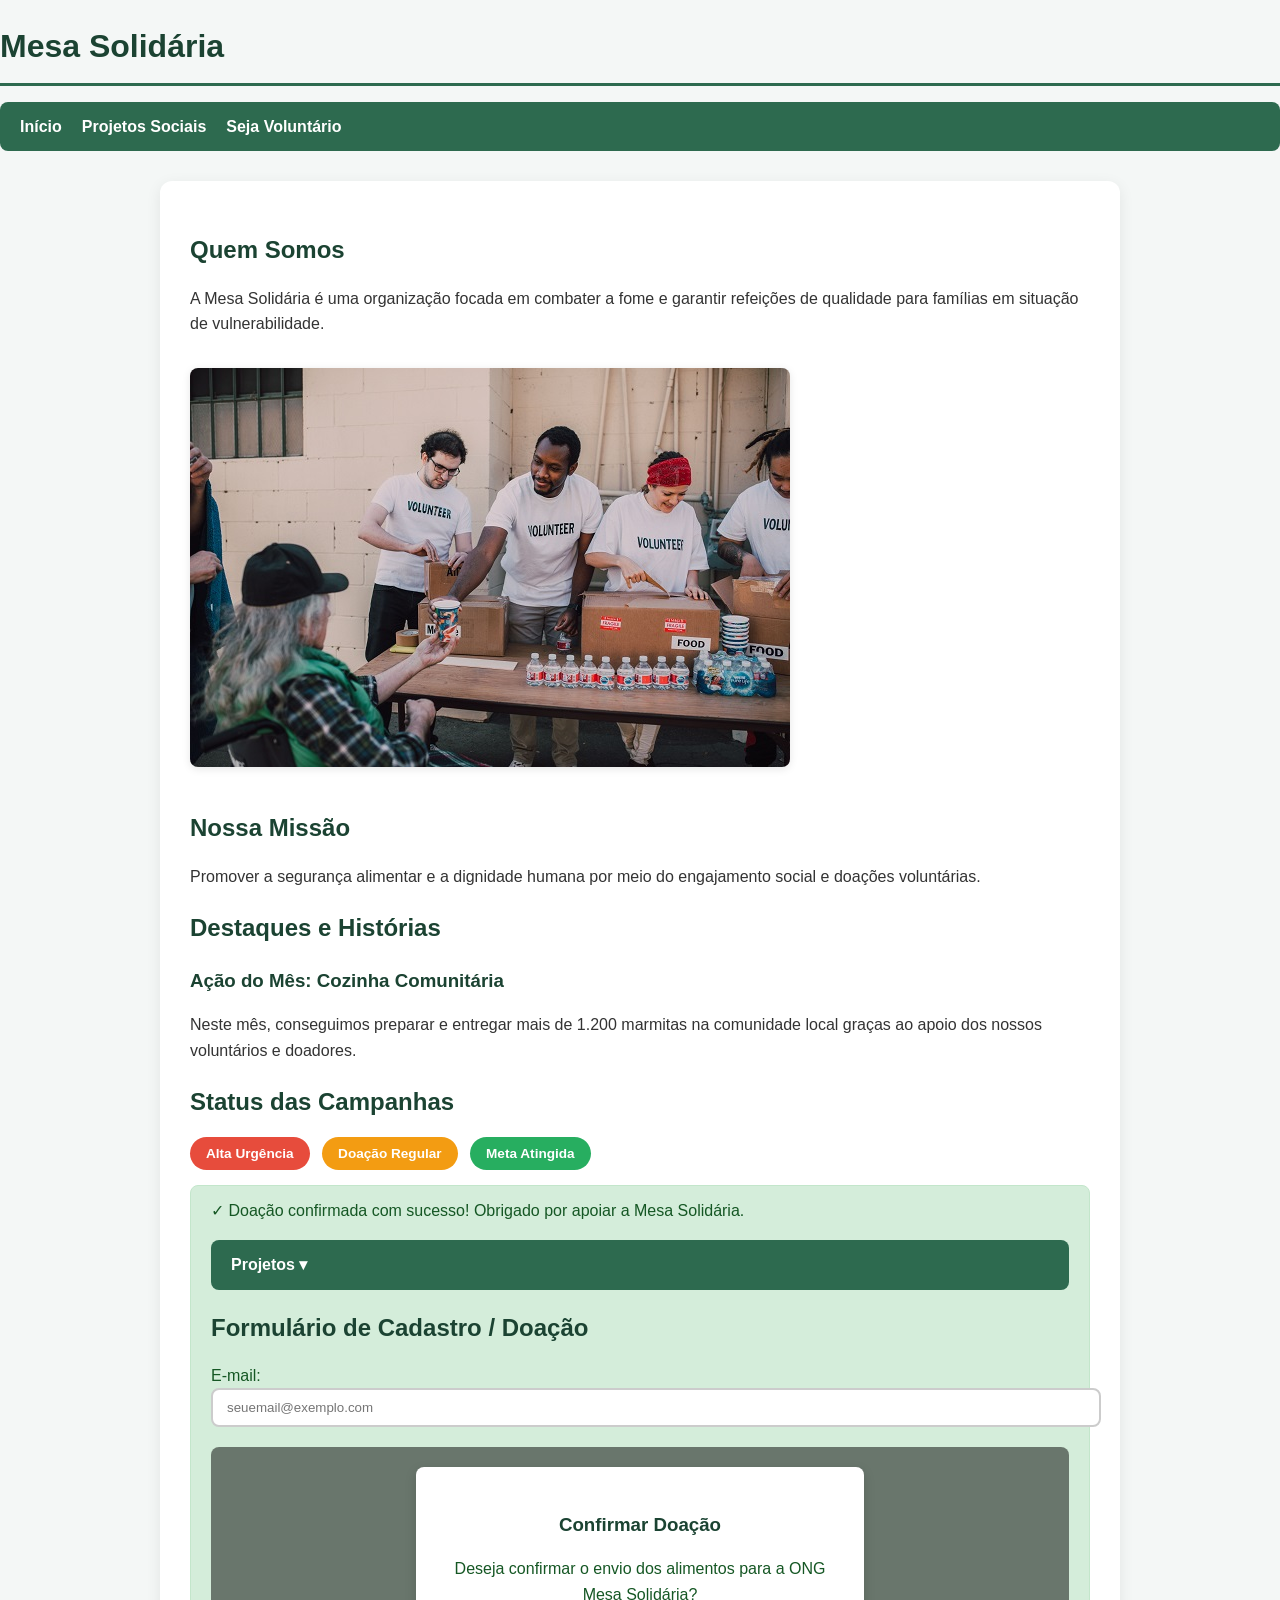
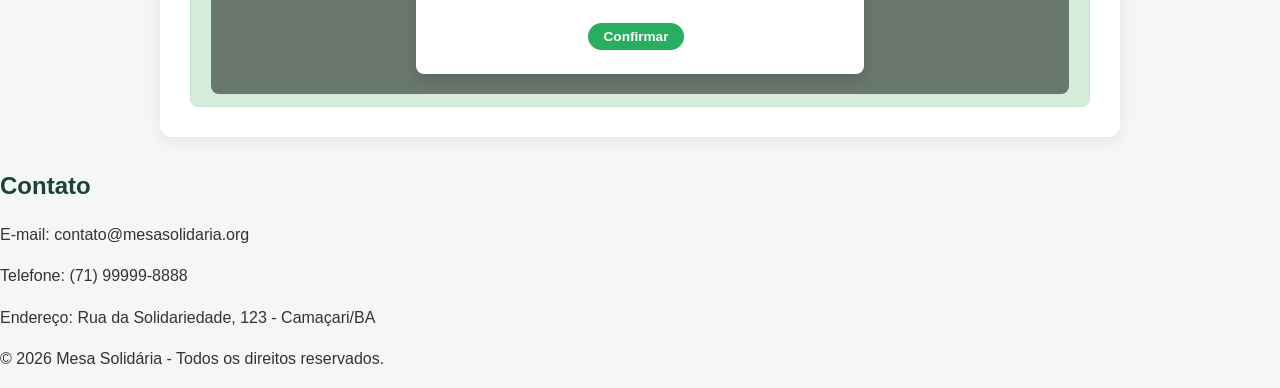
<file: index.html>
<!DOCTYPE html>
<html lang="pt-BR">
<head>
    <meta charset="UTF-8">
    <title>Mesa Solidária - Início</title>
	<link rel="stylesheet" href="css/style.css">
</head>
<body>

    <header>
        <h1>Mesa Solidária</h1>
        <nav>
            <ul>
                <li><a href="index.html">Início</a></li>
                <li><a href="projetos.html">Projetos Sociais</a></li>
                <li><a href="cadastro.html">Seja Voluntário</a></li>
            </ul>
        </nav>
    </header>

    <main>
        <section>
            <h2>Quem Somos</h2>
            <p>A Mesa Solidária é uma organização focada em combater a fome e garantir refeições de qualidade para famílias em situação de vulnerabilidade.</p>
            <img src="img/distribuicao.jpeg" alt="Voluntários da ONG Mesa Solidária distribuindo marmitas e cestas básicas para a comunidade.">
        </section>

        <section>
            <h2>Nossa Missão</h2>
            <p>Promover a segurança alimentar e a dignidade humana por meio do engajamento social e doações voluntárias.</p>
        </section>

        <section>
            <h2>Destaques e Histórias</h2>
            <article>
                <h3>Ação do Mês: Cozinha Comunitária</h3>
                <p>Neste mês, conseguimos preparar e entregar mais de 1.200 marmitas na comunidade local graças ao apoio dos nossos voluntários e doadores.</p>
            </article>
        </section>
	<!-- Secção de Feedbacks da ONG Mesa Solidária -->
<section class="feedback-section">
  <h2>Status das Campanhas</h2>
  
  <!-- Badges / Etiquetas -->
  <div class="badges-container">
    <span class="badge badge-urgente">Alta Urgência</span>
    <span class="badge badge-regular">Doação Regular</span>
    <span class="badge badge-sucesso">Meta Atingida</span>
  </div>

  <!-- Caixa de Alerta / Toast -->
  <div class="alerta alerta-sucesso">
    ✓ Doação confirmada com sucesso! Obrigado por apoiar a Mesa Solidária.
	<!-- Exemplo de Menu com Submenu Acessível -->
<nav>
  <ul class="menu-horizontal">
    <li class="menu-item">
      <a href="#">Projetos ▾</a>
      <ul class="submenu">
        <li><a href="#">Cozinha Comunitária</a></li>
        <li><a href="#">Doação de Alimentos</a></li>
      </ul>
    </li>
  </ul>
</nav>

<!-- Exemplo de Formulário com Validação de Erro e Sucesso -->
<section class="formulario-container">
  <h2>Formulário de Cadastro / Doação</h2>
  <form>
    <div style="margin-bottom: 15px;">
      <label for="email-doador">E-mail:</label>
      <input type="email" id="email-doador" class="campo-entrada" placeholder="seuemail@exemplo.com" required>
    </div>
  </form>
</section>

<!-- Exemplo de Modal de Confirmação -->
<div class="modal-backdrop">
  <div class="modal-conteudo">
    <h3>Confirmar Doação</h3>
    <p>Deseja confirmar o envio dos alimentos para a ONG Mesa Solidária?</p>
    <button class="badge badge-sucesso" style="border:none; cursor:pointer;">Confirmar</button>
  </div>
</div>
    </main>
  </div>
</section>

    <footer>
        <h2>Contato</h2>
        <p>E-mail: contato@mesasolidaria.org</p>
        <p>Telefone: (71) 99999-8888</p>
        <p>Endereço: Rua da Solidariedade, 123 - Camaçari/BA</p>
        <p>&copy; 2026 Mesa Solidária - Todos os direitos reservados.</p>
    </footer>
	
<script src="js/main.js"></script>
</body>
</html>
</file>
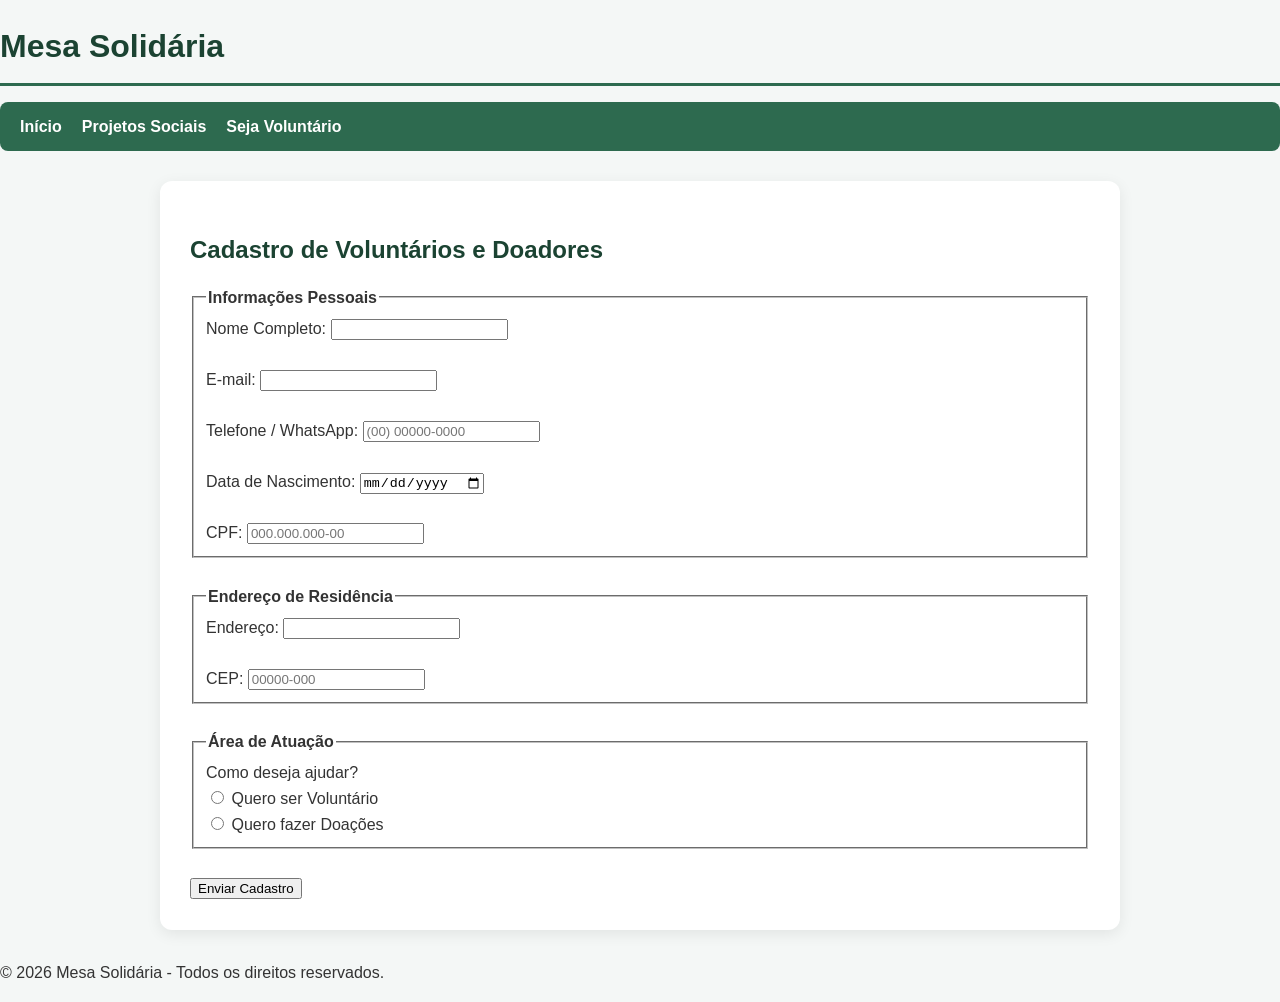
<file: cadastro.html>
<!DOCTYPE html>
<html lang="pt-BR">
<head>
<link rel="stylesheet" href="css/style.css">
    <meta charset="UTF-8">
    <meta name="viewport" content="width=device-width, initial-scale=1.0">
    <title>Mesa Solidária - Cadastro</title>
</head>
<body>

    <header>
        <h1>Mesa Solidária</h1>
        <nav>
            <ul>
                <li><a href="index.html">Início</a></li>
                <li><a href="projetos.html">Projetos Sociais</a></li>
                <li><a href="cadastro.html">Seja Voluntário</a></li>
            </ul>
        </nav>
    </header>

    <main>
        <h2>Cadastro de Voluntários e Doadores</h2>

        <form>
            <fieldset>
                <legend><strong>Informações Pessoais</strong></legend>
                
                <label for="nome">Nome Completo:</label>
                <input type="text" id="nome" name="nome" required><br><br>
                
                <label for="email">E-mail:</label>
                <input type="email" id="email" name="email" required><br><br>

                <!-- Telefone Celular -->
                <label for="telefone">Telefone / WhatsApp:</label>
                <input type="tel" id="telefone" name="telefone" pattern="\([0-9]{2}\) [0-9]{5}-[0-9]{4}" placeholder="(00) 00000-0000" title="Formato: (00) 00000-0000" required><br><br>

                <label for="nascimento">Data de Nascimento:</label>
                <input type="date" id="nascimento" name="nascimento"><br><br>

                <label for="cpf">CPF:</label>
                <input type="text" id="cpf" name="cpf" pattern="[0-9]{3}\.[0-9]{3}\.[0-9]{3}-[0-9]{2}" placeholder="000.000.000-00" title="Formato: 000.000.000-00"><br>
            </fieldset>

            <br>

            <fieldset>
                <legend><strong>Endereço de Residência</strong></legend>

                <label for="endereco">Endereço:</label>
                <input type="text" id="endereco" name="endereco" required><br><br>

                <label for="cep">CEP:</label>
                <input type="text" id="cep" name="cep" pattern="[0-9]{5}-[0-9]{3}" placeholder="00000-000"><br>
            </fieldset>

            <br>

            <fieldset>
                <legend><strong>Área de Atuação</strong></legend>

                <label for="atuacao">Como deseja ajudar?</label><br>
                <input type="radio" id="voluntario" name="atuacao" value="voluntario">
                <label for="voluntario">Quero ser Voluntário</label><br>

                <input type="radio" id="doador" name="atuacao" value="doador">
                <label for="doador">Quero fazer Doações</label><br>
            </fieldset>

            <br>
            <button type="submit">Enviar Cadastro</button>
        </form>
    </main>

    <footer>
        <p>&copy; 2026 Mesa Solidária - Todos os direitos reservados.</p>
    </footer>
<script src="js/main.js"></script>
</body>
</html>
</file>
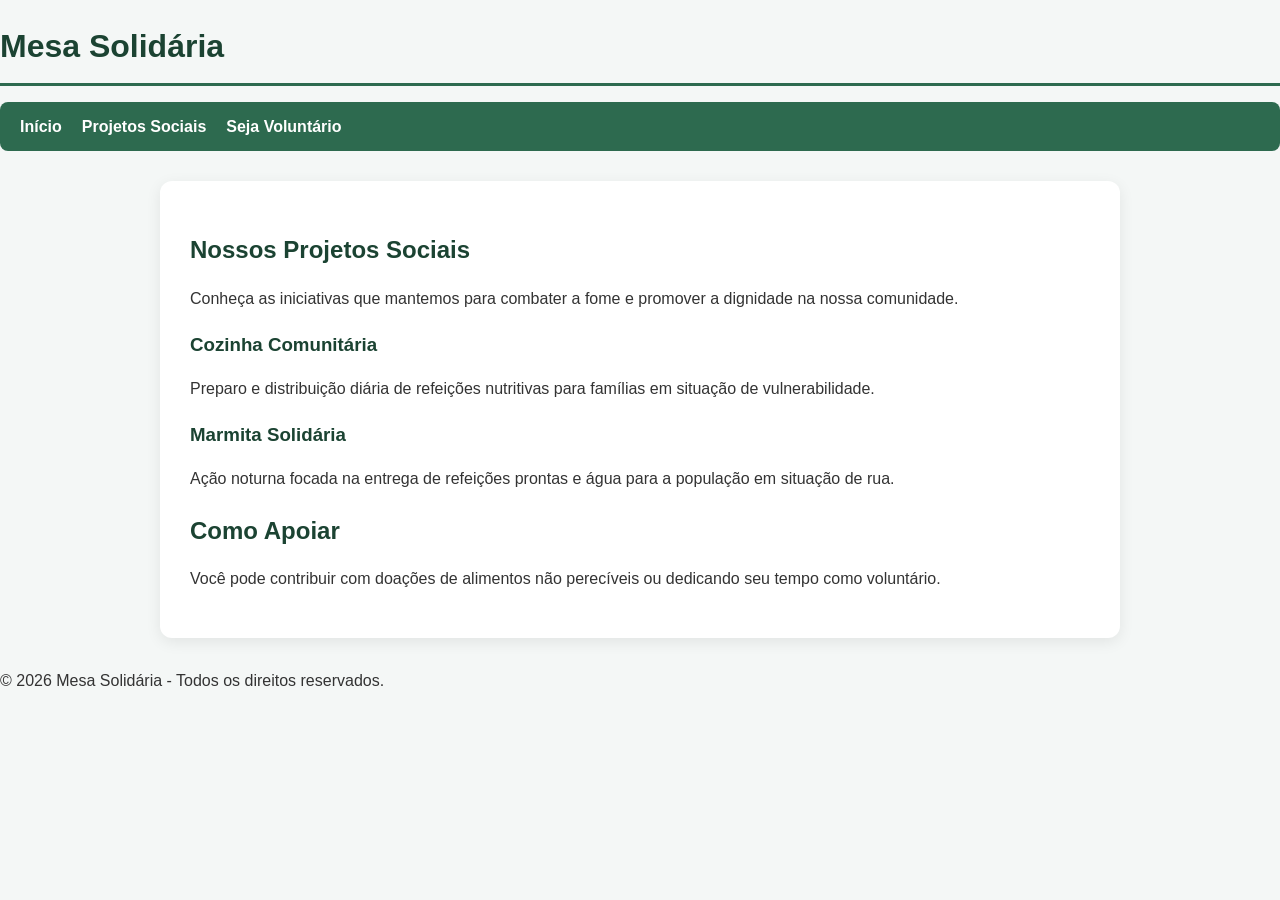
<file: projetos.html>
<!DOCTYPE html>
<html lang="pt-BR">
<head>
    <meta charset="UTF-8">
    <meta name="viewport" content="width=device-width, initial-scale=1.0">
    <title>Mesa Solidária - Projetos Sociais</title>
	<link rel="stylesheet" href="css/style.css">
</head>
<body>

    <header>
        <h1>Mesa Solidária</h1>
        <nav>
            <ul>
                <li><a href="index.html">Início</a></li>
                <li><a href="projetos.html">Projetos Sociais</a></li>
                <li><a href="cadastro.html">Seja Voluntário</a></li>
            </ul>
        </nav>
    </header>

    <main>
        <section>
            <h2>Nossos Projetos Sociais</h2>
            <p>Conheça as iniciativas que mantemos para combater a fome e promover a dignidade na nossa comunidade.</p>
        </section>

        <article>
            <h3>Cozinha Comunitária</h3>
            <p>Preparo e distribuição diária de refeições nutritivas para famílias em situação de vulnerabilidade.</p>
        </article>

        <article>
            <h3>Marmita Solidária</h3>
            <p>Ação noturna focada na entrega de refeições prontas e água para a população em situação de rua.</p>
        </article>

        <section>
            <h2>Como Apoiar</h2>
            <p>Você pode contribuir com doações de alimentos não perecíveis ou dedicando seu tempo como voluntário.</p>
        </section>
    </main>

    <footer>
        <p>&copy; 2026 Mesa Solidária - Todos os direitos reservados.</p>
    </footer>
<script src="js/main.js"></script>
</body>
</html>
</file>
<file: css/style.css>
/* Estilos Gerais de Modernização */
body {
  font-family: 'Segoe UI', Tahoma, Geneva, Verdana, sans-serif;
  line-height: 1.6;
  color: #333333;
  background-color: #f4f7f6;
  margin: 0;
  padding: 0;
}

/* Container para centralizar e dar "cara de site" */
.container, main {
  max-width: 900px;
  margin: 30px auto;
  background: #ffffff;
  padding: 30px;
  border-radius: 12px;
  box-shadow: 0 4px 15px rgba(0, 0, 0, 0.08);
}

/* Títulos com cor e destaque */
h1, h2, h3 {
  color: #1b4332;
  margin-bottom: 15px;
}

h1 {
  border-bottom: 3px solid #2d6a4f;
  padding-bottom: 10px;
}

/* Ajuste da imagem principal */
img {
  max-width: 100%;
  height: auto;
  border-radius: 8px;
  box-shadow: 0 2px 8px rgba(0,0,0,0.1);
  margin: 15px 0;
}

/* Menu de navegação estilizado */
nav ul {
  list-style: none;
  padding: 0;
  display: flex;
  gap: 20px;
  background: #2d6a4f;
  padding: 12px 20px;
  border-radius: 8px;
}

nav ul li a {
  color: #ffffff;
  text-decoration: none;
  font-weight: 600;
}

nav ul li a:hover {
  text-decoration: underline;
}
	/* Estilos para Badges (Etiquetas) */
.badge {
  display: inline-block;
  padding: 6px 16px;
  border-radius: 20px;
  font-weight: bold;
  font-size: 0.85rem;
  color: #ffffff;
  margin-right: 8px;
}

.badge-urgente { background-color: #e74c3c; } /* Vermelho alerta */
.badge-regular { background-color: #f39c12; } /* Laranja aviso */
.badge-sucesso { background-color: #27ae60; } /* Verde sucesso */

/* Estilos para Caixa de Alerta / Toast */
.alerta {
  margin-top: 15px;
  padding: 12px 20px;
  border-radius: 8px;
  font-weight: 500;
}

.alerta-sucesso {
  background-color: #d4edda;
  color: #155724;
  border: 1px solid #c3e6cb;
}
/* Dropdown Acessível para Desktop */
  .menu-item {
    position: relative;
    display: inline-block;
  }

  .submenu {
    display: none;
    position: absolute;
    top: 100%;
    left: 0;
    background-color: #ffffff;
    box-shadow: var(--sombra-suave, 0 4px 6px rgba(0,0,0,0.1));
    border-radius: var(--border-radius, 8px);
    list-style: none;
    padding: 10px;
    min-width: 180px;
    z-index: 1000;
  }

  /* Exibe no :hover E no :focus-within (para navegação via teclado) */
  .menu-item:hover .submenu,
  .menu-item:focus-within .submenu {
    display: block;
  }

  /* Validação de Formulários com Estados de Erro e Sucesso */
  .campo-entrada {
    width: 100%;
    padding: 10px 14px;
    border: 2px solid #ccc;
    border-radius: var(--border-radius, 8px);
    outline: none;
    transition: border-color 0.3s ease;
  }

  .campo-entrada:focus {
    border-color: #3498db;
    box-shadow: 0 0 0 3px rgba(52, 152, 219, 0.2);
  }

  /* Sucesso: Borda Verde */
  .campo-entrada:valid {
    border-color: #27ae60;
  }

  /* Erro: Borda Vermelha (apenas quando preenchido incorretamente) */
  .campo-entrada:invalid:not(:placeholder-shown) {
    border-color: #e74c3c;
  }

  /* Modal Simples de Confirmação */
  .modal-backdrop {
    background-color: rgba(0, 0, 0, 0.5);
    padding: 20px;
    margin-top: 20px;
    border-radius: var(--border-radius, 8px);
    display: flex;
    justify-content: center;
    align-items: center;
  }

  .modal-conteudo {
    background: #ffffff;
    padding: 24px;
    border-radius: var(--border-radius, 8px);
    box-shadow: var(--sombra-suave, 0 4px 12px rgba(0,0,0,0.15));
    max-width: 400px;
    text-align: center;
  }
</file>
